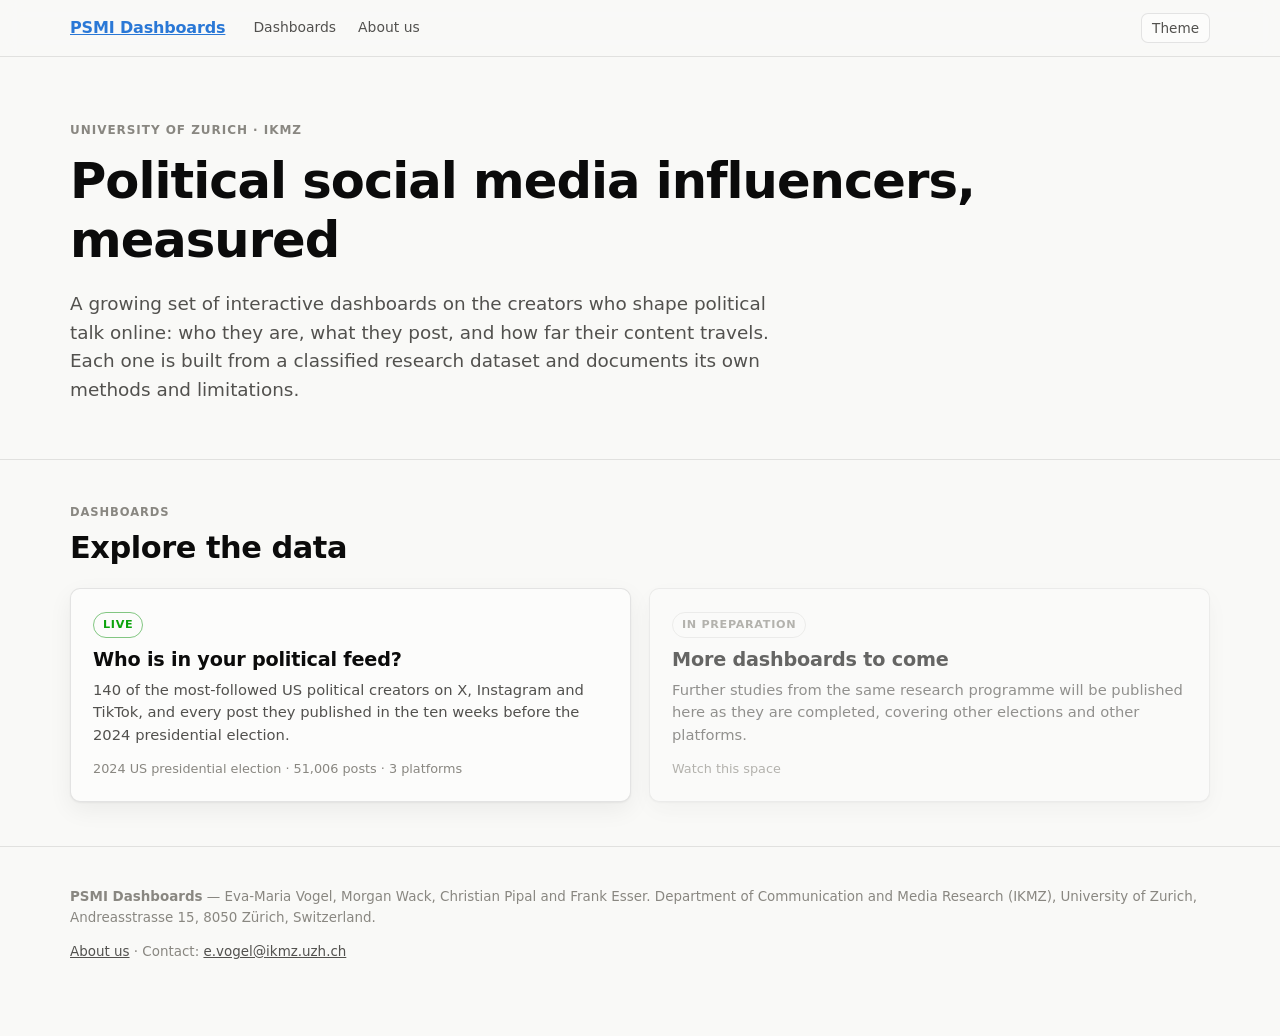
<file: site/index.html>
<!doctype html>
<html lang="en" data-theme="">
<head>
<meta charset="utf-8">
<meta name="viewport" content="width=device-width, initial-scale=1">
<title>PSMI Dashboards — political social media influencers</title>
<meta name="description" content="Interactive dashboards on political social media influencers, from the Department of Communication and Media Research at the University of Zurich.">
<!-- Draft: not indexable until co-author sign-off. Change to "index, follow" to go public. -->
<meta name="robots" content="noindex, nofollow">
<link rel="stylesheet" href="assets/app.css">
</head>
<body data-page="umbrella">

<nav class="nav">
  <div class="wrap nav-inner">
    <a class="nav-brand" href="./">PSMI Dashboards</a>
    <div class="nav-links">
      <a href="#dashboards">Dashboards</a>
      <a href="about.html">About us</a>
    </div>
    <button class="theme-toggle" id="theme-toggle" type="button" aria-label="Switch colour theme">Theme</button>
  </div>
</nav>

<header class="hero">
  <div class="wrap">
    <div class="kicker">University of Zurich · IKMZ</div>
    <h1>Political social media influencers, measured</h1>
    <p class="lede">
      A growing set of interactive dashboards on the creators who shape political talk online: who
      they are, what they post, and how far their content travels. Each one is built from a
      classified research dataset and documents its own methods and limitations.
    </p>
  </div>
</header>

<section id="dashboards">
  <div class="wrap">
    <div class="section-kicker">Dashboards</div>
    <h2>Explore the data</h2>

    <div class="project-grid">
      <a class="project-card" href="us-2024/">
        <span class="project-status live">Live</span>
        <h3>Who is in your political feed?</h3>
        <p>
          140 of the most-followed US political creators on X, Instagram and TikTok, and every post
          they published in the ten weeks before the 2024 presidential election.
        </p>
        <div class="project-meta">2024 US presidential election · 51,006 posts · 3 platforms</div>
      </a>

      <div class="project-card muted">
        <span class="project-status">In preparation</span>
        <h3>More dashboards to come</h3>
        <p>
          Further studies from the same research programme will be published here as they are
          completed, covering other elections and other platforms.
        </p>
        <div class="project-meta">Watch this space</div>
      </div>
    </div>
  </div>
</section>

<footer>
  <div class="wrap" id="footer-host"></div>
</footer>

<script type="module" src="assets/app.js"></script>
</body>
</html>
</file>
<file: site/assets/app.css>
/* Design tokens and layout.
   Colour values are checked for contrast and colour-vision separation by
   tools/validate_palette.py. Re-run it before substituting any hex. */

:root {
  color-scheme: light;

  --surface-1: #fcfcfb;
  --plane: #f9f9f7;
  --text-primary: #0b0b0b;
  --text-secondary: #52514e;
  --text-muted: #898781;
  --grid: #e1e0d9;
  --axis: #c3c2b7;
  --border: rgba(11, 11, 11, 0.1);
  --shadow: 0 1px 2px rgba(11, 11, 11, 0.05), 0 8px 24px rgba(11, 11, 11, 0.06);

  /* categorical slots 1-4 (validated adjacent, light) */
  --series-1: #2a78d6;
  --series-2: #eb6834;
  --series-3: #1baf7a;
  --series-4: #eda100;

  /* diverging poles for partisanship: democrat (blue) <-> republican (red) */
  --dem: #2a78d6;
  --rep: #e34948;
  --neutral: #898781;

  --good: #0ca30c;
  --warning: #fab219;
  --critical: #d03b3b;

  --radius: 10px;
  --maxw: 1180px;
  --font: system-ui, -apple-system, "Segoe UI", sans-serif;
}

@media (prefers-color-scheme: dark) {
  :root:where(:not([data-theme="light"])) {
    color-scheme: dark;
    --surface-1: #1a1a19;
    --plane: #0d0d0d;
    --text-primary: #ffffff;
    --text-secondary: #c3c2b7;
    --text-muted: #898781;
    --grid: #2c2c2a;
    --axis: #383835;
    --border: rgba(255, 255, 255, 0.1);
    --shadow: none;
    --series-1: #3987e5;
    --series-2: #d95926;
    --series-3: #199e70;
    --series-4: #c98500;
    --dem: #3987e5;
    --rep: #e66767;
  }
}

:root[data-theme="dark"] {
  color-scheme: dark;
  --surface-1: #1a1a19;
  --plane: #0d0d0d;
  --text-primary: #ffffff;
  --text-secondary: #c3c2b7;
  --text-muted: #898781;
  --grid: #2c2c2a;
  --axis: #383835;
  --border: rgba(255, 255, 255, 0.1);
  --shadow: none;
  --series-1: #3987e5;
  --series-2: #d95926;
  --series-3: #199e70;
  --series-4: #c98500;
  --dem: #3987e5;
  --rep: #e66767;
}

* { box-sizing: border-box; }

html { scroll-behavior: smooth; scroll-padding-top: 72px; }

body {
  margin: 0;
  font-family: var(--font);
  background: var(--plane);
  color: var(--text-primary);
  line-height: 1.55;
  -webkit-font-smoothing: antialiased;
}

@media (prefers-reduced-motion: reduce) {
  html { scroll-behavior: auto; }
  * { animation-duration: 0.01ms !important; transition-duration: 0.01ms !important; }
}

h1, h2, h3 { line-height: 1.2; margin: 0 0 0.4em; font-weight: 650; }
h1 { font-size: clamp(2rem, 4.5vw, 3.1rem); letter-spacing: -0.02em; }
h2 { font-size: clamp(1.4rem, 2.6vw, 1.9rem); letter-spacing: -0.015em; }
h3 { font-size: 1.05rem; }
p { margin: 0 0 1em; }
a { color: var(--series-1); }

.wrap { max-width: var(--maxw); margin: 0 auto; padding: 0 20px; }

/* ---------- nav ---------- */
.nav {
  position: sticky; top: 0; z-index: 50;
  background: color-mix(in srgb, var(--plane) 88%, transparent);
  backdrop-filter: blur(10px);
  border-bottom: 1px solid var(--border);
}
.nav-inner { display: flex; align-items: center; gap: 18px; height: 56px; }
.nav-brand { font-weight: 680; letter-spacing: -0.01em; white-space: nowrap; }
.nav-links { display: flex; gap: 2px; overflow-x: auto; flex: 1; scrollbar-width: none; }
.nav-links::-webkit-scrollbar { display: none; }
.nav-links a {
  color: var(--text-secondary); text-decoration: none; font-size: 0.87rem;
  padding: 6px 10px; border-radius: 7px; white-space: nowrap;
}
.nav-links a:hover { background: var(--surface-1); color: var(--text-primary); }
.nav-links a.active { color: var(--text-primary); font-weight: 600; }
.theme-toggle {
  border: 1px solid var(--border); background: var(--surface-1); color: var(--text-secondary);
  border-radius: 7px; padding: 6px 10px; cursor: pointer; font-size: 0.85rem; font-family: inherit;
}
.theme-toggle:hover { color: var(--text-primary); }

/* ---------- hero ---------- */
.hero { padding: 64px 0 36px; }
.hero .lede { font-size: 1.15rem; color: var(--text-secondary); max-width: 62ch; }
.hero .kicker {
  text-transform: uppercase; letter-spacing: 0.08em; font-size: 0.75rem;
  color: var(--text-muted); font-weight: 600; margin-bottom: 12px;
}

.tiles { display: grid; grid-template-columns: repeat(auto-fit, minmax(190px, 1fr)); gap: 14px; margin: 28px 0; }
.tile {
  background: var(--surface-1); border: 1px solid var(--border); border-radius: var(--radius);
  padding: 18px; box-shadow: var(--shadow);
}
.tile .value { font-size: 2.1rem; font-weight: 660; letter-spacing: -0.02em; line-height: 1.05; }
.tile .label { color: var(--text-secondary); font-size: 0.85rem; margin-top: 6px; }
.tile .sub { color: var(--text-muted); font-size: 0.78rem; margin-top: 3px; }

/* ---------- sections ---------- */
section { padding: 44px 0; border-top: 1px solid var(--border); }
section > .wrap > .intro { color: var(--text-secondary); max-width: 68ch; }
.section-kicker {
  text-transform: uppercase; letter-spacing: 0.08em; font-size: 0.72rem;
  color: var(--text-muted); font-weight: 600; margin-bottom: 8px;
}

.card {
  background: var(--surface-1); border: 1px solid var(--border);
  border-radius: var(--radius); padding: 20px; box-shadow: var(--shadow); margin-top: 20px;
}
.card-head { display: flex; align-items: baseline; justify-content: space-between; gap: 12px; margin-bottom: 4px; flex-wrap: wrap; }
.card-title { font-weight: 620; font-size: 1rem; }
.card-note { color: var(--text-muted); font-size: 0.8rem; max-width: 70ch; }

/* ---------- umbrella: project cards ---------- */
.project-grid { display: grid; grid-template-columns: repeat(auto-fit, minmax(300px, 1fr)); gap: 18px; margin-top: 22px; }
.project-card {
  display: block; background: var(--surface-1); border: 1px solid var(--border);
  border-radius: var(--radius); padding: 22px; box-shadow: var(--shadow);
  text-decoration: none; color: inherit;
}
a.project-card:hover { border-color: var(--text-secondary); }
.project-card h3 { margin: 10px 0 8px; font-size: 1.2rem; letter-spacing: -0.01em; }
.project-card p { color: var(--text-secondary); font-size: 0.92rem; margin-bottom: 12px; }
.project-card.muted { opacity: 0.62; }
.project-meta { color: var(--text-muted); font-size: 0.8rem; }
.project-status {
  display: inline-block; font-size: 0.7rem; font-weight: 620; letter-spacing: 0.06em;
  text-transform: uppercase; padding: 3px 9px; border-radius: 999px;
  border: 1px solid var(--border); color: var(--text-muted);
}
.project-status.live { color: var(--good); border-color: color-mix(in srgb, var(--good) 45%, var(--border)); }

/* ---------- about: team ---------- */
.team-grid { display: grid; grid-template-columns: repeat(auto-fit, minmax(210px, 1fr)); gap: 22px; margin-top: 24px; }
.team-card {
  background: var(--surface-1); border: 1px solid var(--border); border-radius: var(--radius);
  padding: 20px; box-shadow: var(--shadow);
}
.team-card h3 { margin: 14px 0 2px; font-size: 1.02rem; }
.team-role { color: var(--text-muted); font-size: 0.8rem; margin-bottom: 10px; }
.team-card p { color: var(--text-secondary); font-size: 0.9rem; margin: 0; }
/* The monogram is the element's own background; a real photo simply covers it,
   and removes itself if the file is missing, so photos can be dropped in later. */
.team-photo {
  position: relative; width: 92px; height: 92px; border-radius: 50%; overflow: hidden;
  background: var(--plane); border: 1px solid var(--border);
}
.team-photo::after {
  content: attr(data-initials); position: absolute; inset: 0; display: grid; place-items: center;
  font-size: 1.6rem; font-weight: 620; color: var(--text-muted); letter-spacing: -0.02em;
}
/* Hidden until it loads, so a missing photo leaves the monogram showing rather
   than covering it with a broken image. Drop a file in assets/team/ to replace. */
.team-photo img { position: relative; z-index: 1; width: 100%; height: 100%; object-fit: cover; display: block; }
.team-photo img[hidden] { display: none; }

/* ---------- filters ---------- */
.filters {
  display: flex; gap: 10px; flex-wrap: wrap; align-items: center;
  padding: 14px 0 2px;
}
.filter-group { display: flex; gap: 4px; align-items: center; }
.filter-group > .fl {
  font-size: 0.78rem; color: var(--text-muted); margin-right: 4px;
  text-transform: uppercase; letter-spacing: 0.05em; font-weight: 600;
}
.chip {
  border: 1px solid var(--border); background: var(--surface-1); color: var(--text-secondary);
  border-radius: 999px; padding: 5px 12px; cursor: pointer; font-size: 0.83rem; font-family: inherit;
  min-height: 30px;
}
.chip:hover { color: var(--text-primary); }
.chip[aria-pressed="true"] { background: var(--text-primary); color: var(--plane); border-color: var(--text-primary); font-weight: 560; }
.search {
  flex: 1; min-width: 200px; border: 1px solid var(--border); background: var(--surface-1);
  color: var(--text-primary); border-radius: 8px; padding: 7px 12px; font-size: 0.9rem; font-family: inherit;
}
.search::placeholder { color: var(--text-muted); }

/* ---------- charts ---------- */
.chart-wrap { position: relative; margin-top: 10px; }
/* On a narrow screen a chart scaled to fit renders its 11px labels at about 4px.
   The SVG keeps a minimum width and the card scrolls it instead, so labels stay
   legible; the table view is the non-scrolling alternative. The scroll box is a
   child of .chart-wrap so the tooltip, which lives on .chart-wrap, is not clipped. */
.chart-scroll { overflow-x: auto; overflow-y: hidden; }
/* Direct child only. A bare `.chart-wrap svg` also matches the small shape
   glyphs inside legends and blows them up to the chart's minimum width. */
.chart-scroll > svg { display: block; width: 100%; min-width: 600px; height: auto; overflow: visible; }
.axis-label { fill: var(--text-muted); font-size: 11px; }
.tick-label { fill: var(--text-muted); font-size: 11px; font-variant-numeric: tabular-nums; }
.mark-label { fill: var(--text-secondary); font-size: 11px; font-variant-numeric: tabular-nums; }
.gridline { stroke: var(--grid); stroke-width: 1; }
.axisline { stroke: var(--axis); stroke-width: 1; }

.legend { display: flex; gap: 14px; flex-wrap: wrap; margin: 10px 0 2px; }
.legend-item { display: inline-flex; align-items: center; gap: 6px; font-size: 0.82rem; color: var(--text-secondary); }
.legend-swatch { width: 12px; height: 12px; border-radius: 3px; flex: none; }
.legend-item svg { width: 16px; height: 16px; flex: none; display: block; }

.tooltip {
  position: absolute; pointer-events: none; z-index: 20; opacity: 0;
  background: var(--surface-1); border: 1px solid var(--border); border-radius: 8px;
  padding: 9px 11px; font-size: 0.82rem; box-shadow: var(--shadow); min-width: 130px;
  transition: opacity 0.1s;
}
.tooltip.on { opacity: 1; }
.tooltip .tt-title { font-weight: 620; margin-bottom: 3px; }
.tooltip .tt-row { color: var(--text-secondary); display: flex; justify-content: space-between; gap: 14px; }
.tooltip .tt-row b { color: var(--text-primary); font-weight: 560; font-variant-numeric: tabular-nums; }

.view-toggle { display: flex; gap: 2px; }
.view-toggle button {
  border: 1px solid var(--border); background: transparent; color: var(--text-muted);
  padding: 3px 9px; font-size: 0.76rem; cursor: pointer; font-family: inherit;
}
.view-toggle button:first-child { border-radius: 6px 0 0 6px; }
.view-toggle button:last-child { border-radius: 0 6px 6px 0; border-left: none; }
.view-toggle button[aria-pressed="true"] { background: var(--text-primary); color: var(--plane); border-color: var(--text-primary); }

table.data { width: 100%; border-collapse: collapse; font-size: 0.85rem; }
table.data th, table.data td { text-align: right; padding: 6px 8px; border-bottom: 1px solid var(--border); }
table.data th:first-child, table.data td:first-child { text-align: left; }
table.data th { color: var(--text-muted); font-weight: 600; font-size: 0.78rem; }
table.data td { font-variant-numeric: tabular-nums; }
.table-scroll { overflow-x: auto; max-height: 340px; overflow-y: auto; }

/* ---------- account profile ---------- */
.profile-backdrop {
  position: fixed; inset: 0; background: rgba(11, 11, 11, 0.45); z-index: 100;
  display: flex; align-items: flex-start; justify-content: center; padding: 24px; overflow-y: auto;
}
.profile {
  background: var(--surface-1); border-radius: 14px; max-width: 760px; width: 100%;
  border: 1px solid var(--border); box-shadow: 0 20px 60px rgba(0, 0, 0, 0.3);
  margin: auto;
}
.profile-head { display: flex; gap: 14px; align-items: flex-start; padding: 20px 20px 14px; border-bottom: 1px solid var(--border); }
.avatar {
  width: 48px; height: 48px; border-radius: 50%; flex: none; display: grid; place-items: center;
  font-weight: 660; font-size: 1.05rem; color: #fff; letter-spacing: -0.02em;
}
.profile-head .who { flex: 1; min-width: 0; }
.profile-head .name { font-weight: 660; font-size: 1.1rem; }
.profile-head .meta { color: var(--text-muted); font-size: 0.84rem; }
.close-btn {
  border: 1px solid var(--border); background: transparent; color: var(--text-secondary);
  border-radius: 8px; width: 30px; height: 30px; cursor: pointer; font-size: 1rem; flex: none; font-family: inherit;
}
.profile-body { padding: 18px 20px 22px; }
.stat-row { display: grid; grid-template-columns: repeat(auto-fit, minmax(120px, 1fr)); gap: 12px; margin-bottom: 18px; }
.stat { border: 1px solid var(--border); border-radius: 8px; padding: 10px 12px; }
.stat .v { font-weight: 640; font-size: 1.15rem; }
.stat .k { color: var(--text-muted); font-size: 0.75rem; }

.gauge { height: 8px; border-radius: 4px; background: linear-gradient(90deg, var(--dem), var(--neutral), var(--rep)); position: relative; margin: 6px 0 4px; }
.gauge .pin { position: absolute; top: -3px; width: 3px; height: 14px; background: var(--text-primary); border-radius: 2px; }
.gauge-ends { display: flex; justify-content: space-between; font-size: 0.72rem; color: var(--text-muted); }

.embeds { display: grid; gap: 14px; }
.embed-card { border: 1px solid var(--border); border-radius: 10px; overflow: hidden; }
.embed-meta {
  display: flex; gap: 8px; flex-wrap: wrap; align-items: center;
  padding: 9px 12px; border-top: 1px solid var(--border); font-size: 0.78rem; color: var(--text-secondary);
  background: var(--plane);
}
.embed-slot { min-height: 60px; padding: 4px; }
.embed-fallback { padding: 16px; color: var(--text-muted); font-size: 0.85rem; }
.tag {
  display: inline-block; padding: 2px 8px; border-radius: 999px; font-size: 0.72rem;
  border: 1px solid var(--border); color: var(--text-secondary); white-space: nowrap;
}
.tag.on-dem { border-color: var(--dem); color: var(--dem); }
.tag.on-rep { border-color: var(--rep); color: var(--rep); }
.tag.signal { border-color: var(--series-3); color: var(--series-3); }

.consent-note {
  border: 1px solid var(--border); border-radius: 10px; padding: 14px 16px;
  background: var(--plane); font-size: 0.85rem; color: var(--text-secondary);
}
.consent-note button { margin-top: 8px; }
.btn {
  border: 1px solid var(--text-primary); background: var(--text-primary); color: var(--plane);
  border-radius: 8px; padding: 7px 14px; cursor: pointer; font-size: 0.86rem; font-weight: 560; font-family: inherit;
}
.btn.ghost { background: transparent; color: var(--text-primary); }

/* ---------- quiz ---------- */
.quiz { max-width: 620px; margin: 0 auto; }
.quiz-progress { display: flex; justify-content: space-between; color: var(--text-muted); font-size: 0.82rem; margin-bottom: 10px; }
.quiz-reveal { margin-top: 14px; padding: 14px; border: 1px solid var(--border); border-radius: 9px; font-size: 0.88rem; }
.quiz-score { text-align: center; padding: 24px 0 8px; }
.quiz-score .big { font-size: 3rem; font-weight: 680; letter-spacing: -0.02em; }
.quiz-score .label { color: var(--text-secondary); font-size: 0.86rem; }

.guess-readout {
  font-size: 2.6rem; font-weight: 680; letter-spacing: -0.02em; text-align: center;
  line-height: 1.1; margin-bottom: 10px;
}
.guess-slider { width: 100%; accent-color: var(--series-1); height: 28px; cursor: grab; }
.guess-slider:disabled { cursor: default; opacity: 0.7; }

.compare { margin-top: 4px; }
.compare-track {
  position: relative; height: 10px; border-radius: 5px;
  background: var(--grid); border: 1px solid var(--border); margin: 22px 0 10px;
}
.compare-span { position: absolute; top: 0; height: 100%; background: var(--series-4); opacity: 0.55; }
.compare-pin { position: absolute; top: -7px; width: 3px; height: 22px; border-radius: 2px; margin-left: -1.5px; }
.compare-pin.guess { background: var(--text-secondary); }
.compare-pin.truth { background: var(--series-1); }
.compare-key { display: flex; gap: 16px; justify-content: space-between; font-size: 0.8rem; color: var(--text-secondary); flex-wrap: wrap; }
.compare-key .dot { display: inline-block; width: 9px; height: 9px; border-radius: 2px; margin-right: 4px; }
.compare-key .dot.guess { background: var(--text-secondary); }
.compare-key .dot.truth { background: var(--series-1); }

/* ---------- methods ---------- */
.provisional {
  display: inline-flex; align-items: center; gap: 6px; font-size: 0.74rem;
  color: var(--text-primary); background: color-mix(in srgb, var(--warning) 22%, var(--surface-1));
  border: 1px solid color-mix(in srgb, var(--warning) 55%, var(--border));
  padding: 2px 9px; border-radius: 999px; font-weight: 560;
}

footer { padding: 40px 0 60px; color: var(--text-muted); font-size: 0.84rem; border-top: 1px solid var(--border); }
footer a { color: var(--text-secondary); }

:focus-visible { outline: 2px solid var(--series-1); outline-offset: 2px; }

@media (max-width: 640px) {
  .hero { padding: 40px 0 24px; }
  .profile-backdrop { padding: 0; }
  .profile { border-radius: 0; min-height: 100%; }
}
</file>
